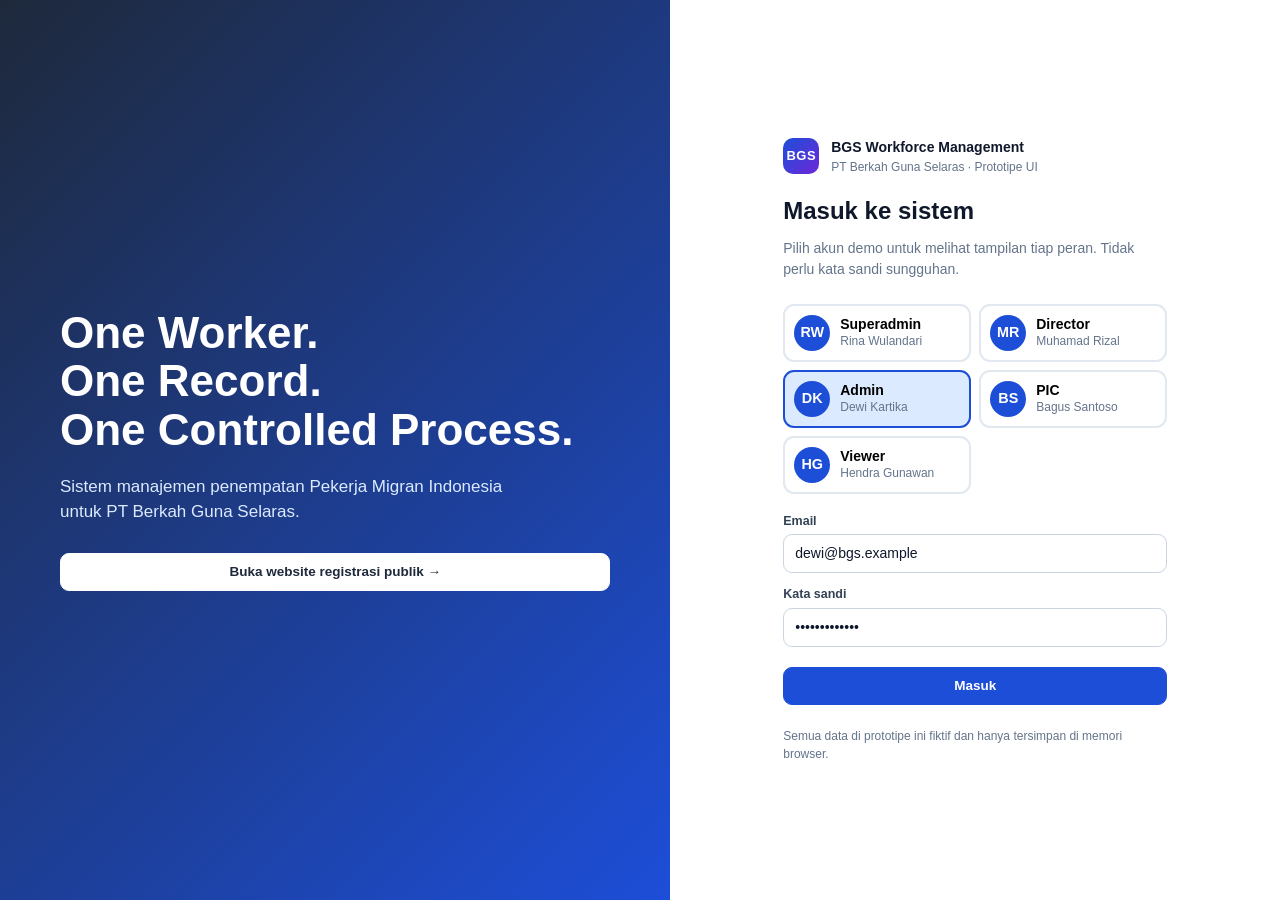
<file: prototype/index.html>
<!doctype html>
<html lang="id">
<head>
  <meta charset="utf-8">
  <meta name="viewport" content="width=device-width, initial-scale=1">
  <title>BGS Workforce Management · Prototipe UI</title>
  <link rel="stylesheet" href="assets/app.css">
</head>
<body>
  <div id="app"></div>
  <script src="assets/data.js"></script>
  <script src="assets/core.js"></script>
  <script src="assets/nav.js"></script>
  <!-- page modules: each registers its routes via BGS.router.add(); a missing file never breaks the app -->
  <script src="assets/pages/dashboard.js"></script>
  <script src="assets/pages/workers.js"></script>
  <script src="assets/pages/recruitment.js"></script>
  <script src="assets/pages/placement.js"></script>
  <script src="assets/pages/domain.js"></script>
  <script src="assets/pages/processing.js"></script>
  <script src="assets/pages/operations.js"></script>
  <script src="assets/pages/workflow.js"></script>
  <script src="assets/pages/admin.js"></script>
  <script>BGS.boot();</script>
</body>
</html>
</file>
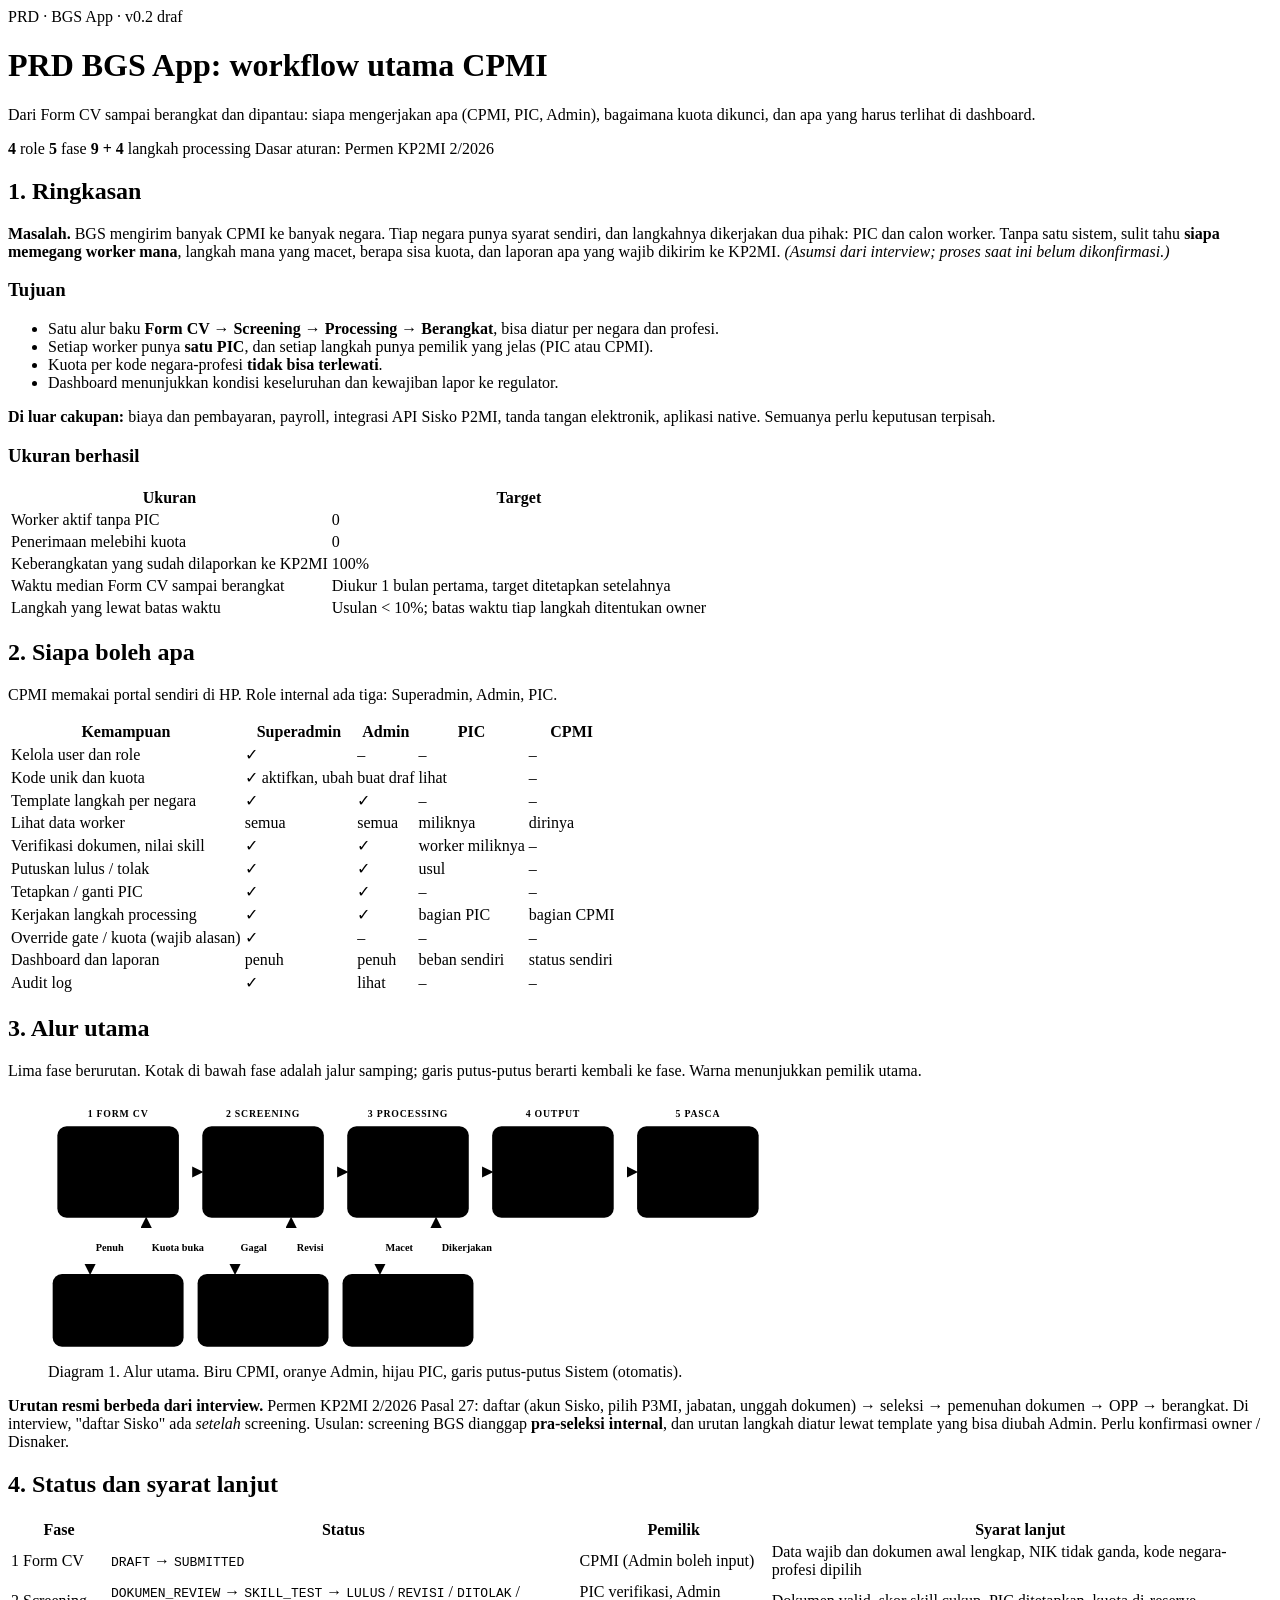
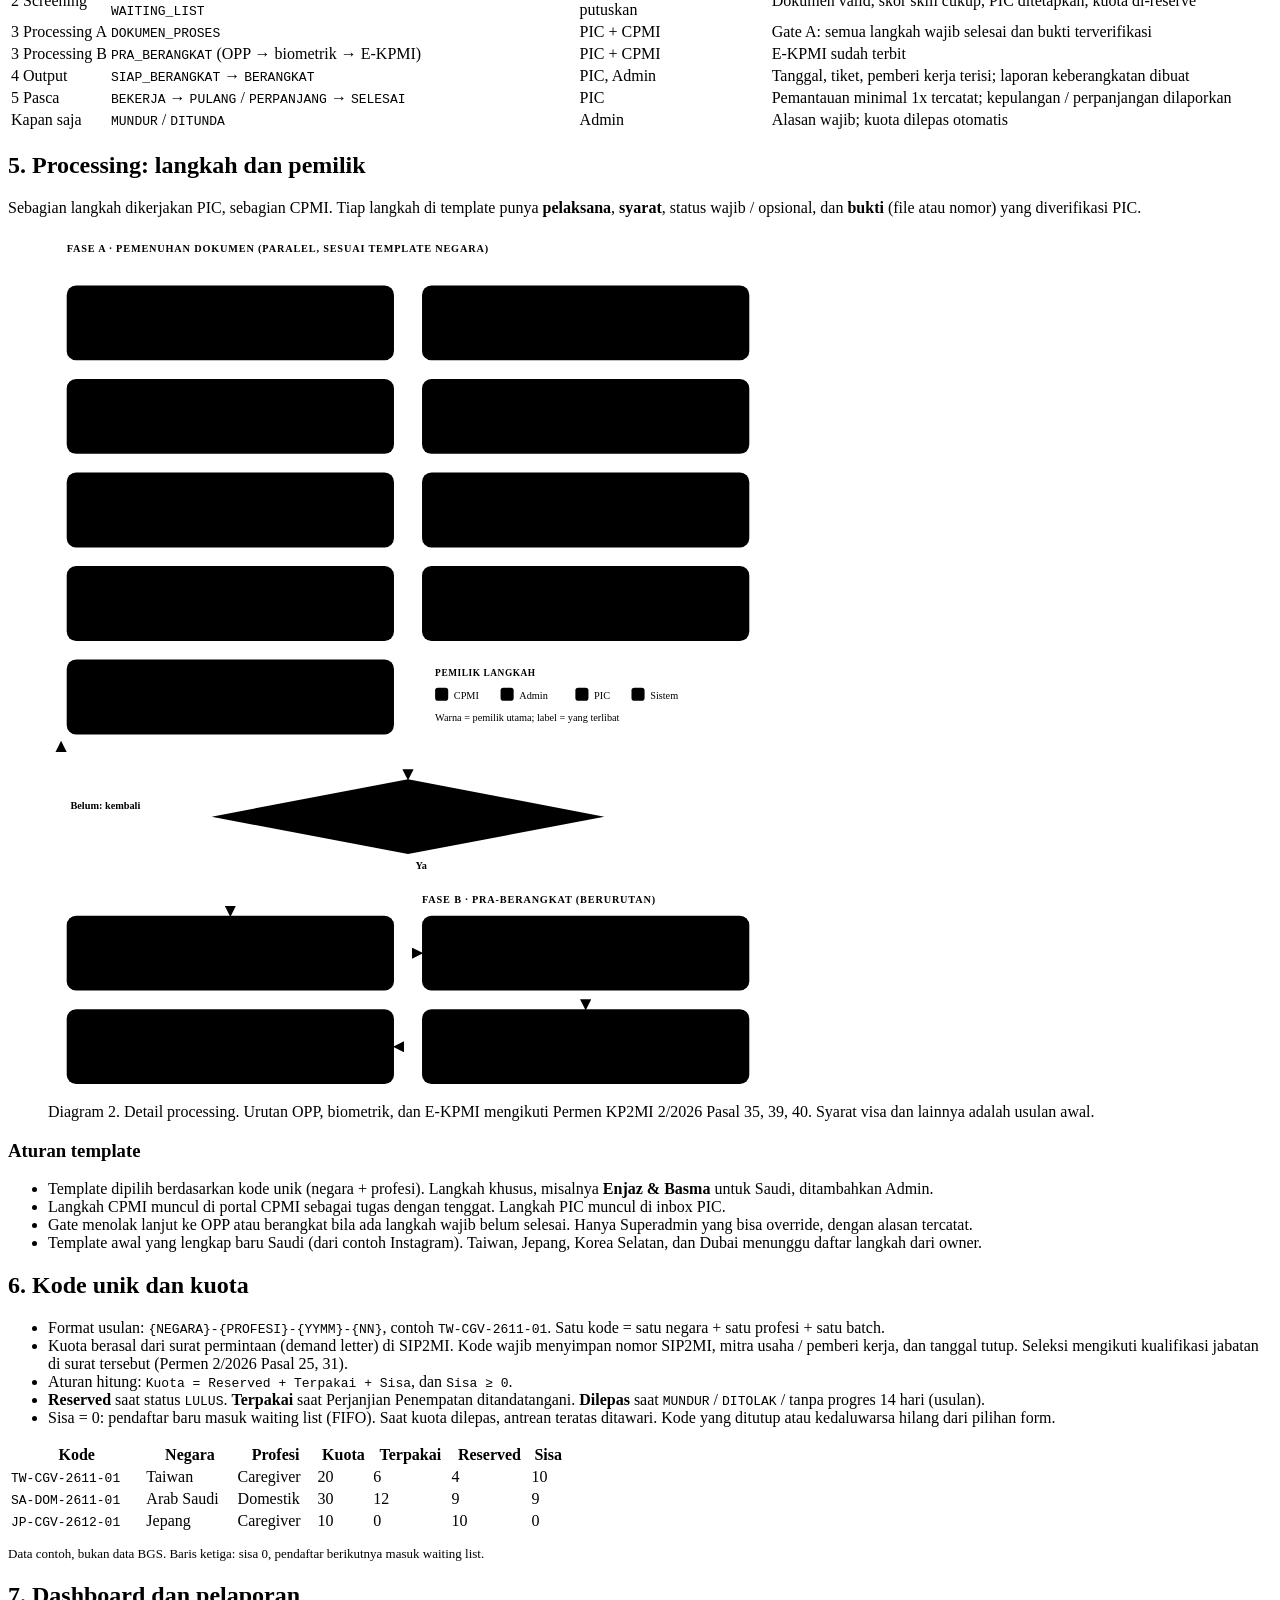
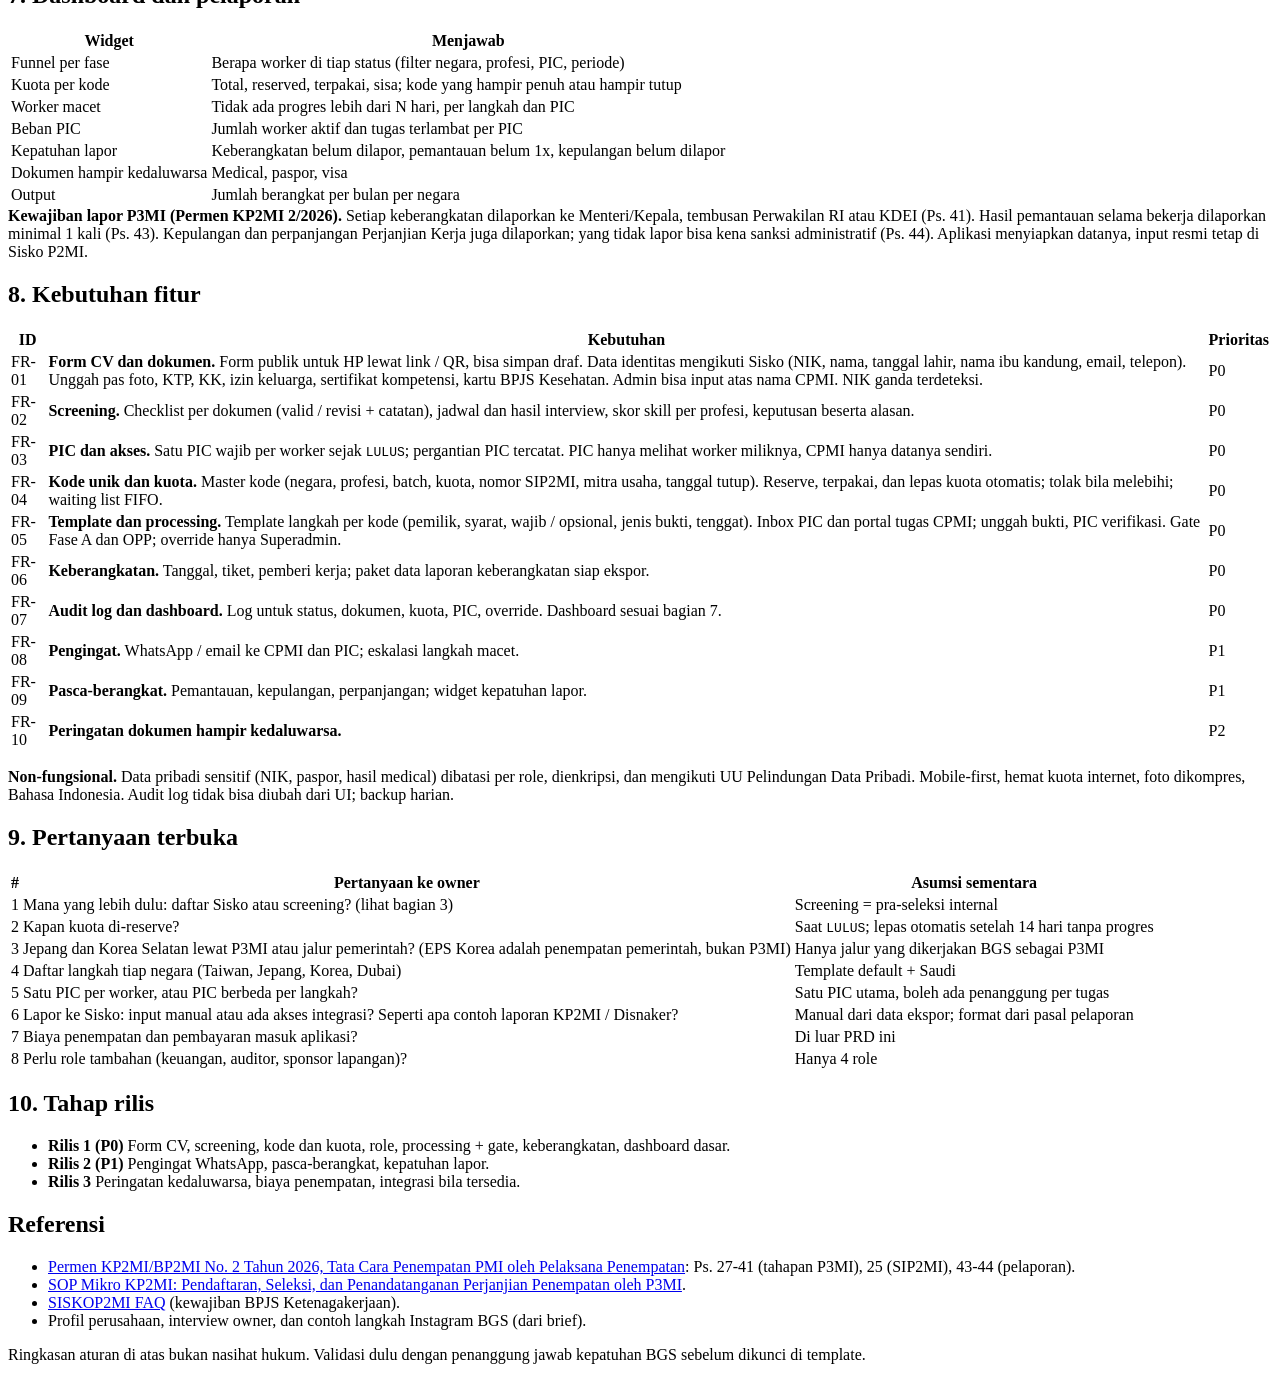
<file: docs/prd-workflow-utama.html>
<!doctype html>
<html lang="id">
<head>
<meta charset="utf-8">
<meta name="viewport" content="width=device-width, initial-scale=1">
<meta name="ghostex-page" content="v2">
<title>PRD BGS App: workflow utama CPMI</title>
<style>
  .fc { display:block; }
  .fc text { font-family: var(--font-sans); }
  .fc .n { fill: var(--gx-surface); stroke-width: 1.6; }
  .fc .dm { stroke: var(--gx-warn); }
  .fc .t { font-size: 13px; font-weight: 600; fill: var(--gx-fg); }
  .fc .mid { text-anchor: middle; }
  .fc .s { font-size: 11px; fill: var(--gx-muted); }
  .fc .dep { font-style: italic; font-size: 10.5px; }
  .fc .tag { font-size: 10px; font-weight: 700; letter-spacing: .06em; }
  .fc .ln { stroke: var(--gx-muted); stroke-width: 1.5; fill: none; }
  .fc .dash { stroke-dasharray: 5 4; }
  .fc .ah { fill: var(--gx-muted); }
  .fc .lbl { font-size: 11px; font-weight: 600; fill: var(--gx-muted); }
  .fc .rail { stroke: var(--gx-line-strong); stroke-width: 2; }
  .fc .bar { stroke: var(--gx-fg); stroke-width: 3; opacity: .55; }
  .fc .phase { font-size: 10.5px; font-weight: 700; letter-spacing: .08em; text-anchor: middle; fill: var(--gx-muted); }
  .fc .phase2 { font-size: 11px; font-weight: 700; letter-spacing: .08em; fill: var(--gx-muted); }
  .fc .bd { fill: var(--gx-raised); stroke: var(--gx-line-strong); stroke-width: 1; }
  .fc .bdt { font-size: 10px; font-weight: 700; fill: var(--gx-fg); text-anchor: middle; }
  .fc .legend { fill: none; stroke: var(--gx-line-strong); stroke-dasharray: 3 3; }
  .fc .sw { fill: var(--gx-surface); stroke-width: 2; }
  .fc .o-cpmi { stroke: var(--chart-1); } .fc .tg-cpmi { fill: var(--chart-1); }
  .fc .o-admin { stroke: var(--chart-2); } .fc .tg-admin { fill: var(--chart-2); }
  .fc .o-pic { stroke: var(--chart-3); } .fc .tg-pic { fill: var(--chart-3); }
  .fc .o-sys { stroke: var(--chart-4); stroke-dasharray: 4 3; } .fc .tg-sys { fill: var(--chart-4); }
  .fc .o-sys.sw { stroke-dasharray: none; }
  gx-wide, .gx-figure { min-width: 0; max-width: 100%; }
  td code, th code { white-space: nowrap; }
  .nw { white-space: nowrap; }
  .tbl { overflow-x: auto; }
  .tbl table { min-width: 560px; }
</style>
</head>
<body>
<gx-page>
  <header>
    <span class="gx-eyebrow">PRD · BGS App · v0.2 draf</span>
    <h1>PRD BGS App: workflow utama CPMI</h1>
    <p class="gx-lede">Dari Form CV sampai berangkat dan dipantau: siapa mengerjakan apa (CPMI, PIC, Admin), bagaimana kuota dikunci, dan apa yang harus terlihat di dashboard.</p>
    <div class="gx-chips">
      <span class="gx-chip"><b>4</b> role</span>
      <span class="gx-chip"><b>5</b> fase</span>
      <span class="gx-chip"><b>9 + 4</b> langkah processing</span>
      <span class="gx-chip">Dasar aturan: Permen KP2MI 2/2026</span>
    </div>
  </header>

  <h2>1. Ringkasan</h2>
  <div class="gx-callout">
    <b>Masalah.</b> BGS mengirim banyak CPMI ke banyak negara. Tiap negara punya syarat sendiri, dan langkahnya dikerjakan dua pihak: PIC dan calon worker. Tanpa satu sistem, sulit tahu <b>siapa memegang worker mana</b>, langkah mana yang macet, berapa sisa kuota, dan laporan apa yang wajib dikirim ke KP2MI. <i>(Asumsi dari interview; proses saat ini belum dikonfirmasi.)</i>
  </div>

  <h3>Tujuan</h3>
  <ul>
    <li>Satu alur baku <b>Form CV → Screening → Processing → Berangkat</b>, bisa diatur per negara dan profesi.</li>
    <li>Setiap worker punya <b>satu PIC</b>, dan setiap langkah punya pemilik yang jelas (PIC atau CPMI).</li>
    <li>Kuota per kode negara-profesi <b>tidak bisa terlewati</b>.</li>
    <li>Dashboard menunjukkan kondisi keseluruhan dan kewajiban lapor ke regulator.</li>
  </ul>
  <p><b>Di luar cakupan:</b> biaya dan pembayaran, payroll, integrasi API Sisko P2MI, tanda tangan elektronik, aplikasi native. Semuanya perlu keputusan terpisah.</p>

  <h3>Ukuran berhasil</h3>
  <div class="tbl"><table><thead><tr><th>Ukuran</th><th>Target</th></tr></thead><tbody><tr><td>Worker aktif tanpa PIC</td><td>0</td></tr><tr><td>Penerimaan melebihi kuota</td><td>0</td></tr><tr><td>Keberangkatan yang sudah dilaporkan ke KP2MI</td><td>100%</td></tr><tr><td>Waktu median Form CV sampai berangkat</td><td>Diukur 1 bulan pertama, target ditetapkan setelahnya</td></tr><tr><td>Langkah yang lewat batas waktu</td><td>Usulan &lt; 10%; batas waktu tiap langkah ditentukan owner</td></tr></tbody></table></div>

  <h2>2. Siapa boleh apa</h2>
  <p>CPMI memakai portal sendiri di HP. Role internal ada tiga: Superadmin, Admin, PIC.</p>
  <div class="tbl"><table><thead><tr><th>Kemampuan</th><th>Superadmin</th><th>Admin</th><th>PIC</th><th>CPMI</th></tr></thead><tbody><tr><td>Kelola user dan role</td><td>✓</td><td>–</td><td>–</td><td>–</td></tr><tr><td>Kode unik dan kuota</td><td>✓ aktifkan, ubah</td><td>buat draf</td><td>lihat</td><td>–</td></tr><tr><td>Template langkah per negara</td><td>✓</td><td>✓</td><td>–</td><td>–</td></tr><tr><td>Lihat data worker</td><td>semua</td><td>semua</td><td>miliknya</td><td>dirinya</td></tr><tr><td>Verifikasi dokumen, nilai skill</td><td>✓</td><td>✓</td><td>worker miliknya</td><td>–</td></tr><tr><td>Putuskan lulus / tolak</td><td>✓</td><td>✓</td><td>usul</td><td>–</td></tr><tr><td>Tetapkan / ganti PIC</td><td>✓</td><td>✓</td><td>–</td><td>–</td></tr><tr><td>Kerjakan langkah processing</td><td>✓</td><td>✓</td><td>bagian PIC</td><td>bagian CPMI</td></tr><tr><td>Override gate / kuota (wajib alasan)</td><td>✓</td><td>–</td><td>–</td><td>–</td></tr><tr><td>Dashboard dan laporan</td><td>penuh</td><td>penuh</td><td>beban sendiri</td><td>status sendiri</td></tr><tr><td>Audit log</td><td>✓</td><td>lihat</td><td>–</td><td>–</td></tr></tbody></table></div>

  <h2>3. Alur utama</h2>
  <p>Lima fase berurutan. Kotak di bawah fase adalah jalur samping; garis putus-putus berarti kembali ke fase. Warna menunjukkan pemilik utama.</p>
  <figure class="gx-figure">
    <div style="overflow-x:auto;max-width:100%"><svg class="fc" viewBox="0 0 770 285" width="720" height="267" role="img" aria-label="Alur utama CPMI dari form CV sampai pasca-berangkat"><defs><marker id="ah1" viewBox="0 0 10 10" refX="9" refY="5" markerWidth="8" markerHeight="8" orient="auto-start-reverse"><path class="ah" d="M0,0 L10,5 L0,10 z"/></marker></defs><text class="phase" x="75" y="22">1 FORM CV</text><g><rect class="n o-cpmi" x="10" y="32" width="130" height="98" rx="10"/><text class="tag tg-cpmi" x="20" y="50">CPMI</text><text class="t" x="20" y="70">Isi Form CV</text><text class="s" x="20" y="90">negara, profesi,</text><text class="s" x="20" y="105">dokumen awal</text></g><text class="phase" x="230" y="22">2 SCREENING</text><g><rect class="n o-pic" x="165" y="32" width="130" height="98" rx="10"/><text class="tag tg-pic" x="175" y="50">PIC · ADMIN</text><text class="t" x="175" y="70">Screening</text><text class="s" x="175" y="90">cek dokumen,</text><text class="s" x="175" y="105">tes skill</text></g><text class="phase" x="385" y="22">3 PROCESSING</text><g><rect class="n o-pic" x="320" y="32" width="130" height="98" rx="10"/><text class="tag tg-pic" x="330" y="50">PIC · CPMI</text><text class="t" x="330" y="70">Processing</text><text class="s" x="330" y="90">A: dokumen</text><text class="s" x="330" y="105">B: OPP, E-KPMI</text></g><text class="phase" x="540" y="22">4 OUTPUT</text><g><rect class="n o-admin" x="475" y="32" width="130" height="98" rx="10"/><text class="tag tg-admin" x="485" y="50">ADMIN · PIC</text><text class="t" x="485" y="70">Berangkat</text><text class="s" x="485" y="90">tiket, jadwal,</text><text class="s" x="485" y="105">lapor ke KP2MI</text></g><text class="phase" x="695" y="22">5 PASCA</text><g><rect class="n o-pic" x="630" y="32" width="130" height="98" rx="10"/><text class="tag tg-pic" x="640" y="50">PIC</text><text class="t" x="640" y="70">Pasca-berangkat</text><text class="s" x="640" y="90">pantau, lalu</text><text class="s" x="640" y="105">pulang / perpanjang</text></g><path class="ln" d="M140,81 L165,81" marker-end="url(#ah1)"/><path class="ln" d="M295,81 L320,81" marker-end="url(#ah1)"/><path class="ln" d="M450,81 L475,81" marker-end="url(#ah1)"/><path class="ln" d="M605,81 L630,81" marker-end="url(#ah1)"/><g><rect class="n o-sys" x="5" y="190" width="140" height="78" rx="10"/><text class="tag tg-sys" x="15" y="206">SISTEM</text><text class="t" x="15" y="224">Waiting list</text><text class="s" x="15" y="241">kuota penuh,</text><text class="s" x="15" y="256">antre (FIFO)</text></g><path class="ln" d="M45,130 L45,190" marker-end="url(#ah1)"/><text class="lbl" x="51" y="165">Penuh</text><path class="ln dash" d="M105,190 L105,130" marker-end="url(#ah1)"/><text class="lbl" x="111" y="165">Kuota buka</text><g><rect class="n o-pic" x="160" y="190" width="140" height="78" rx="10"/><text class="tag tg-pic" x="170" y="206">PIC · ADMIN</text><text class="t" x="170" y="224">Revisi / Tolak</text><text class="s" x="170" y="241">kurang dokumen: revisi</text><text class="s" x="170" y="256">gagal: Talent Pool</text></g><path class="ln" d="M200,130 L200,190" marker-end="url(#ah1)"/><text class="lbl" x="206" y="165">Gagal</text><path class="ln dash" d="M260,190 L260,130" marker-end="url(#ah1)"/><text class="lbl" x="266" y="165">Revisi</text><g><rect class="n o-sys" x="315" y="190" width="140" height="78" rx="10"/><text class="tag tg-sys" x="325" y="206">SISTEM</text><text class="t" x="325" y="224">Pengingat</text><text class="s" x="325" y="241">eskalasi ke PIC bila</text><text class="s" x="325" y="256">langkah wajib macet</text></g><path class="ln" d="M355,130 L355,190" marker-end="url(#ah1)"/><text class="lbl" x="361" y="165">Macet</text><path class="ln dash" d="M415,190 L415,130" marker-end="url(#ah1)"/><text class="lbl" x="421" y="165">Dikerjakan</text></svg></div>
    <figcaption>Diagram 1. Alur utama. Biru CPMI, oranye Admin, hijau PIC, garis putus-putus Sistem (otomatis).</figcaption>
  </figure>
  <div class="gx-callout" data-tone="warn">
    <b>Urutan resmi berbeda dari interview.</b> Permen KP2MI 2/2026 Pasal 27: daftar (akun Sisko, pilih P3MI, jabatan, unggah dokumen) → seleksi → pemenuhan dokumen → OPP → berangkat. Di interview, "daftar Sisko" ada <i>setelah</i> screening. Usulan: screening BGS dianggap <b>pra-seleksi internal</b>, dan urutan langkah diatur lewat template yang bisa diubah Admin. Perlu konfirmasi owner / Disnaker.
  </div>

  <h2>4. Status dan syarat lanjut</h2>
  <div class="tbl"><table><thead><tr><th>Fase</th><th>Status</th><th>Pemilik</th><th>Syarat lanjut</th></tr></thead><tbody><tr><td class="nw">1 Form CV</td><td><code>DRAFT</code> → <code>SUBMITTED</code></td><td>CPMI (Admin boleh input)</td><td>Data wajib dan dokumen awal lengkap, NIK tidak ganda, kode negara-profesi dipilih</td></tr><tr><td class="nw">2 Screening</td><td><code>DOKUMEN_REVIEW</code> → <code>SKILL_TEST</code> → <code>LULUS</code> / <code>REVISI</code> / <code>DITOLAK</code> / <code>WAITING_LIST</code></td><td>PIC verifikasi, Admin putuskan</td><td>Dokumen valid, skor skill cukup, PIC ditetapkan, kuota di-reserve</td></tr><tr><td class="nw">3 Processing A</td><td><code>DOKUMEN_PROSES</code></td><td>PIC + CPMI</td><td>Gate A: semua langkah wajib selesai dan bukti terverifikasi</td></tr><tr><td class="nw">3 Processing B</td><td><code>PRA_BERANGKAT</code> (OPP → biometrik → E-KPMI)</td><td>PIC + CPMI</td><td>E-KPMI sudah terbit</td></tr><tr><td class="nw">4 Output</td><td><code>SIAP_BERANGKAT</code> → <code>BERANGKAT</code></td><td>PIC, Admin</td><td>Tanggal, tiket, pemberi kerja terisi; laporan keberangkatan dibuat</td></tr><tr><td class="nw">5 Pasca</td><td><code>BEKERJA</code> → <code>PULANG</code> / <code>PERPANJANG</code> → <code>SELESAI</code></td><td>PIC</td><td>Pemantauan minimal 1x tercatat; kepulangan / perpanjangan dilaporkan</td></tr><tr><td class="nw">Kapan saja</td><td><code>MUNDUR</code> / <code>DITUNDA</code></td><td>Admin</td><td>Alasan wajib; kuota dilepas otomatis</td></tr></tbody></table></div>
</gx-page>

<gx-page>
  <h2>5. Processing: langkah dan pemilik</h2>
  <p>Sebagian langkah dikerjakan PIC, sebagian CPMI. Tiap langkah di template punya <b>pelaksana</b>, <b>syarat</b>, status wajib / opsional, dan <b>bukti</b> (file atau nomor) yang diverifikasi PIC.</p>
  <figure class="gx-figure">
    <div style="overflow-x:auto;max-width:100%"><svg class="fc" viewBox="0 0 770 930" width="720" height="870" role="img" aria-label="Flowchart detail tahap processing"><defs><marker id="ah2" viewBox="0 0 10 10" refX="9" refY="5" markerWidth="8" markerHeight="8" orient="auto-start-reverse"><path class="ah" d="M0,0 L10,5 L0,10 z"/></marker></defs><text class="phase2" x="20" y="20">FASE A · PEMENUHAN DOKUMEN (PARALEL, SESUAI TEMPLATE NEGARA)</text><line class="bar" x1="10" y1="36" x2="760" y2="36"/><g><rect class="n o-admin" x="20" y="56" width="350" height="80" rx="10"/><circle class="bd" cx="42" cy="80" r="12"/><text class="bdt" x="42" y="84">1</text><text class="tag tg-admin" x="64" y="72">ADMIN · CPMI</text><text class="t" x="64" y="90">Perjanjian Penempatan</text><text class="s" x="64" y="108">Admin siapkan di Sisko; Direktur &amp; CPMI TTD</text><text class="s dep" x="64" y="124">Syarat: lulus screening, kuota ter-reserve</text></g><g><rect class="n o-cpmi" x="400" y="56" width="350" height="80" rx="10"/><circle class="bd" cx="422" cy="80" r="12"/><text class="bdt" x="422" y="84">2</text><text class="tag tg-cpmi" x="444" y="72">CPMI · PIC</text><text class="t" x="444" y="90">Daftar akun Sisko P2MI</text><text class="s" x="444" y="108">CPMI buat akun &amp; unggah dokumen; PIC bantu</text><text class="s dep" x="444" y="124">Syarat: dokumen screening valid</text></g><g><rect class="n o-cpmi" x="20" y="156" width="350" height="80" rx="10"/><circle class="bd" cx="42" cy="180" r="12"/><text class="bdt" x="42" y="184">3</text><text class="tag tg-cpmi" x="64" y="172">CPMI · PIC</text><text class="t" x="64" y="190">Medical check-up + psikologi</text><text class="s" x="64" y="208">CPMI hadir di klinik; PIC jadwalkan &amp; unggah</text><text class="s dep" x="64" y="224">Syarat: jadwal klinik; hasil = surat keterangan</text></g><g><rect class="n o-cpmi" x="400" y="156" width="350" height="80" rx="10"/><circle class="bd" cx="422" cy="180" r="12"/><text class="bdt" x="422" y="184">4</text><text class="tag tg-cpmi" x="444" y="172">CPMI · PIC</text><text class="t" x="444" y="190">Paspor RI</text><text class="s" x="444" y="208">CPMI urus ke imigrasi; PIC mendampingi</text><text class="s dep" x="444" y="224">Syarat: KTP, KK valid</text></g><g><rect class="n o-pic" x="20" y="256" width="350" height="80" rx="10"/><circle class="bd" cx="42" cy="280" r="12"/><text class="bdt" x="42" y="284">5</text><text class="tag tg-pic" x="64" y="272">PIC</text><text class="t" x="64" y="290">BPJS Ketenagakerjaan</text><text class="s" x="64" y="308">PIC daftarkan &amp; bayar iuran</text><text class="s dep" x="64" y="324">Syarat: setelah (1) TTD Perjanjian Penempatan</text></g><g><rect class="n o-pic" x="400" y="256" width="350" height="80" rx="10"/><circle class="bd" cx="422" cy="280" r="12"/><text class="bdt" x="422" y="284">6</text><text class="tag tg-pic" x="444" y="272">PIC</text><text class="t" x="444" y="290">Apostil / legalisir dokumen</text><text class="s" x="444" y="308">PIC kirim ke instansi, lacak resi</text><text class="s dep" x="444" y="324">Syarat: jika diminta negara tujuan</text></g><g><rect class="n o-cpmi" x="20" y="356" width="350" height="80" rx="10"/><circle class="bd" cx="42" cy="380" r="12"/><text class="bdt" x="42" y="384">7</text><text class="tag tg-cpmi" x="64" y="372">CPMI · PIC</text><text class="t" x="64" y="390">Prometrik / uji kompetensi</text><text class="s" x="64" y="408">PIC jadwalkan; CPMI ikut ujian</text><text class="s dep" x="64" y="424">Syarat: jika diminta negara &amp; profesi</text></g><g><rect class="n o-pic" x="400" y="356" width="350" height="80" rx="10"/><circle class="bd" cx="422" cy="380" r="12"/><text class="bdt" x="422" y="384">8</text><text class="tag tg-pic" x="444" y="372">PIC</text><text class="t" x="444" y="390">Persiapan Visa kerja</text><text class="s" x="444" y="408">PIC proses; Saudi lewat Enjaz &amp; Basma</text><text class="s dep" x="444" y="424">Syarat: (3) medical dan (4) paspor selesai</text></g><g><rect class="n o-pic" x="20" y="456" width="350" height="80" rx="10"/><circle class="bd" cx="42" cy="480" r="12"/><text class="bdt" x="42" y="484">9</text><text class="tag tg-pic" x="64" y="472">PIC · CPMI</text><text class="t" x="64" y="490">Perjanjian Kerja</text><text class="s" x="64" y="508">Pemberi kerja &amp; CPMI TTD; PIC fasilitasi</text><text class="s dep" x="64" y="524">Syarat: demand letter / job order aktif</text></g><g><rect class="legend" x="400" y="456" width="350" height="80" rx="10"/><text class="tag" x="414" y="474" fill="var(--gx-muted)">PEMILIK LANGKAH</text><rect class="o-cpmi sw" x="414" y="486" width="14" height="14" rx="3"/><text class="s" x="434" y="498">CPMI</text><rect class="o-admin sw" x="484" y="486" width="14" height="14" rx="3"/><text class="s" x="504" y="498">Admin</text><rect class="o-pic sw" x="564" y="486" width="14" height="14" rx="3"/><text class="s" x="584" y="498">PIC</text><rect class="o-sys sw" x="624" y="486" width="14" height="14" rx="3"/><text class="s" x="644" y="498">Sistem</text><text class="s" x="414" y="522">Warna = pemilik utama; label = yang terlibat</text></g><line class="rail" x1="10" y1="36" x2="10" y2="554"/><line class="rail" x1="760" y1="36" x2="760" y2="554"/><line class="bar" x1="10" y1="554" x2="760" y2="554"/><path class="ln" d="M385,554 L385,584" marker-end="url(#ah2)"/><g><polygon class="n dm" points="385,584 595,624 385,664 175,624"/><text class="t mid" x="385" y="621">GATE A: semua langkah</text><text class="t mid" x="385" y="638">wajib 1-9 selesai?</text></g><text class="lbl" x="393" y="680">Ya</text><path class="ln dash" d="M175,624 L14,624 L14,544" marker-end="url(#ah2)"/><text class="lbl" x="24" y="616">Belum: kembali</text><text class="phase2" x="400" y="716">FASE B · PRA-BERANGKAT (BERURUTAN)</text><g><rect class="n o-pic" x="20" y="730" width="350" height="80" rx="10"/><circle class="bd" cx="42" cy="754" r="12"/><text class="bdt" x="42" y="758">B1</text><text class="tag tg-pic" x="64" y="746">PIC · CPMI</text><text class="t" x="64" y="764">OPP (Orientasi Pra Pemberangkatan)</text><text class="s" x="64" y="782">PIC daftarkan via Sisko; CPMI hadir sesuai jadwal</text><text class="s dep" x="64" y="798">Syarat: paspor + visa + PK; BPJS selama/purna</text></g><g><rect class="n o-cpmi" x="400" y="730" width="350" height="80" rx="10"/><circle class="bd" cx="422" cy="754" r="12"/><text class="bdt" x="422" y="758">B2</text><text class="tag tg-cpmi" x="444" y="746">CPMI · PIC</text><text class="t" x="444" y="764">Pencocokan biometrik</text><text class="s" x="444" y="782">CPMI hadir langsung; dicatat di Sisko</text><text class="s dep" x="444" y="798">Syarat: OPP selesai</text></g><g><rect class="n o-pic" x="400" y="830" width="350" height="80" rx="10"/><circle class="bd" cx="422" cy="854" r="12"/><text class="bdt" x="422" y="858">B3</text><text class="tag tg-pic" x="444" y="846">PIC</text><text class="t" x="444" y="864">E-KPMI terbit</text><text class="s" x="444" y="882">PIC cek &amp; simpan E-KPMI (tanpa biaya)</text><text class="s dep" x="444" y="898">Syarat: biometrik tercatat</text></g><g><rect class="n o-pic" x="20" y="830" width="350" height="80" rx="10"/><circle class="bd" cx="42" cy="854" r="12"/><text class="bdt" x="42" y="858">B4</text><text class="tag tg-pic" x="64" y="846">PIC · CPMI</text><text class="t" x="64" y="864">Tiket, jadwal, keberangkatan</text><text class="s" x="64" y="882">PIC informasikan jadwal; CPMI berangkat</text><text class="s dep" x="64" y="898">Syarat: E-KPMI sudah ada</text></g><path class="ln" d="M370,770 L400,770" marker-end="url(#ah2)"/><path class="ln" d="M575,810 L575,830" marker-end="url(#ah2)"/><path class="ln" d="M400,870 L370,870" marker-end="url(#ah2)"/><path class="ln" d="M385,664 L385,688 L195,688 L195,730" marker-end="url(#ah2)"/></svg></div>
    <figcaption>Diagram 2. Detail processing. Urutan OPP, biometrik, dan E-KPMI mengikuti Permen KP2MI 2/2026 Pasal 35, 39, 40. Syarat visa dan lainnya adalah usulan awal.</figcaption>
  </figure>
  <h3>Aturan template</h3>
  <ul>
    <li>Template dipilih berdasarkan kode unik (negara + profesi). Langkah khusus, misalnya <b>Enjaz &amp; Basma</b> untuk Saudi, ditambahkan Admin.</li>
    <li>Langkah CPMI muncul di portal CPMI sebagai tugas dengan tenggat. Langkah PIC muncul di inbox PIC.</li>
    <li>Gate menolak lanjut ke OPP atau berangkat bila ada langkah wajib belum selesai. Hanya Superadmin yang bisa override, dengan alasan tercatat.</li>
    <li>Template awal yang lengkap baru Saudi (dari contoh Instagram). Taiwan, Jepang, Korea Selatan, dan Dubai menunggu daftar langkah dari owner.</li>
  </ul>

  <h2>6. Kode unik dan kuota</h2>
  <ul>
    <li>Format usulan: <code>{NEGARA}-{PROFESI}-{YYMM}-{NN}</code>, contoh <code>TW-CGV-2611-01</code>. Satu kode = satu negara + satu profesi + satu batch.</li>
    <li>Kuota berasal dari surat permintaan (demand letter) di SIP2MI. Kode wajib menyimpan nomor SIP2MI, mitra usaha / pemberi kerja, dan tanggal tutup. Seleksi mengikuti kualifikasi jabatan di surat tersebut (Permen 2/2026 Pasal 25, 31).</li>
    <li>Aturan hitung: <code>Kuota = Reserved + Terpakai + Sisa</code>, dan <code>Sisa ≥ 0</code>.</li>
    <li><b>Reserved</b> saat status <code>LULUS</code>. <b>Terpakai</b> saat Perjanjian Penempatan ditandatangani. <b>Dilepas</b> saat <code>MUNDUR</code> / <code>DITOLAK</code> / tanpa progres 14 hari (usulan).</li>
    <li>Sisa = 0: pendaftar baru masuk waiting list (FIFO). Saat kuota dilepas, antrean teratas ditawari. Kode yang ditutup atau kedaluwarsa hilang dari pilihan form.</li>
  </ul>
  <div class="tbl"><table><thead><tr><th>Kode</th><th>Negara</th><th>Profesi</th><th>Kuota</th><th>Terpakai</th><th>Reserved</th><th>Sisa</th></tr></thead><tbody><tr><td><code>TW-CGV-2611-01</code></td><td>Taiwan</td><td>Caregiver</td><td>20</td><td>6</td><td>4</td><td>10</td></tr><tr><td><code>SA-DOM-2611-01</code></td><td>Arab Saudi</td><td>Domestik</td><td>30</td><td>12</td><td>9</td><td>9</td></tr><tr><td><code>JP-CGV-2612-01</code></td><td>Jepang</td><td>Caregiver</td><td>10</td><td>0</td><td>10</td><td>0</td></tr></tbody></table></div>
  <p class="gx-lede" style="font-size:13px">Data contoh, bukan data BGS. Baris ketiga: sisa 0, pendaftar berikutnya masuk waiting list.</p>

  <h2>7. Dashboard dan pelaporan</h2>
  <div class="tbl"><table><thead><tr><th>Widget</th><th>Menjawab</th></tr></thead><tbody><tr><td>Funnel per fase</td><td>Berapa worker di tiap status (filter negara, profesi, PIC, periode)</td></tr><tr><td>Kuota per kode</td><td>Total, reserved, terpakai, sisa; kode yang hampir penuh atau hampir tutup</td></tr><tr><td>Worker macet</td><td>Tidak ada progres lebih dari N hari, per langkah dan PIC</td></tr><tr><td>Beban PIC</td><td>Jumlah worker aktif dan tugas terlambat per PIC</td></tr><tr><td>Kepatuhan lapor</td><td>Keberangkatan belum dilapor, pemantauan belum 1x, kepulangan belum dilapor</td></tr><tr><td>Dokumen hampir kedaluwarsa</td><td>Medical, paspor, visa</td></tr><tr><td>Output</td><td>Jumlah berangkat per bulan per negara</td></tr></tbody></table></div>
  <div class="gx-callout">
    <b>Kewajiban lapor P3MI (Permen KP2MI 2/2026).</b> Setiap keberangkatan dilaporkan ke Menteri/Kepala, tembusan Perwakilan RI atau KDEI (Ps. 41). Hasil pemantauan selama bekerja dilaporkan minimal 1 kali (Ps. 43). Kepulangan dan perpanjangan Perjanjian Kerja juga dilaporkan; yang tidak lapor bisa kena sanksi administratif (Ps. 44). Aplikasi menyiapkan datanya, input resmi tetap di Sisko P2MI.
  </div>

  <h2>8. Kebutuhan fitur</h2>
  <div class="tbl"><table><thead><tr><th>ID</th><th>Kebutuhan</th><th>Prioritas</th></tr></thead><tbody><tr><td>FR-01</td><td><b>Form CV dan dokumen.</b> Form publik untuk HP lewat link / QR, bisa simpan draf. Data identitas mengikuti Sisko (NIK, nama, tanggal lahir, nama ibu kandung, email, telepon). Unggah pas foto, KTP, KK, izin keluarga, sertifikat kompetensi, kartu BPJS Kesehatan. Admin bisa input atas nama CPMI. NIK ganda terdeteksi.</td><td>P0</td></tr><tr><td>FR-02</td><td><b>Screening.</b> Checklist per dokumen (valid / revisi + catatan), jadwal dan hasil interview, skor skill per profesi, keputusan beserta alasan.</td><td>P0</td></tr><tr><td>FR-03</td><td><b>PIC dan akses.</b> Satu PIC wajib per worker sejak <code>LULUS</code>; pergantian PIC tercatat. PIC hanya melihat worker miliknya, CPMI hanya datanya sendiri.</td><td>P0</td></tr><tr><td>FR-04</td><td><b>Kode unik dan kuota.</b> Master kode (negara, profesi, batch, kuota, nomor SIP2MI, mitra usaha, tanggal tutup). Reserve, terpakai, dan lepas kuota otomatis; tolak bila melebihi; waiting list FIFO.</td><td>P0</td></tr><tr><td>FR-05</td><td><b>Template dan processing.</b> Template langkah per kode (pemilik, syarat, wajib / opsional, jenis bukti, tenggat). Inbox PIC dan portal tugas CPMI; unggah bukti, PIC verifikasi. Gate Fase A dan OPP; override hanya Superadmin.</td><td>P0</td></tr><tr><td>FR-06</td><td><b>Keberangkatan.</b> Tanggal, tiket, pemberi kerja; paket data laporan keberangkatan siap ekspor.</td><td>P0</td></tr><tr><td>FR-07</td><td><b>Audit log dan dashboard.</b> Log untuk status, dokumen, kuota, PIC, override. Dashboard sesuai bagian 7.</td><td>P0</td></tr><tr><td>FR-08</td><td><b>Pengingat.</b> WhatsApp / email ke CPMI dan PIC; eskalasi langkah macet.</td><td>P1</td></tr><tr><td>FR-09</td><td><b>Pasca-berangkat.</b> Pemantauan, kepulangan, perpanjangan; widget kepatuhan lapor.</td><td>P1</td></tr><tr><td>FR-10</td><td><b>Peringatan dokumen hampir kedaluwarsa.</b></td><td>P2</td></tr></tbody></table></div>
  <p><b>Non-fungsional.</b> Data pribadi sensitif (NIK, paspor, hasil medical) dibatasi per role, dienkripsi, dan mengikuti UU Pelindungan Data Pribadi. Mobile-first, hemat kuota internet, foto dikompres, Bahasa Indonesia. Audit log tidak bisa diubah dari UI; backup harian.</p>

  <h2>9. Pertanyaan terbuka</h2>
  <div class="tbl"><table><thead><tr><th>#</th><th>Pertanyaan ke owner</th><th>Asumsi sementara</th></tr></thead><tbody><tr><td>1</td><td>Mana yang lebih dulu: daftar Sisko atau screening? (lihat bagian 3)</td><td>Screening = pra-seleksi internal</td></tr><tr><td>2</td><td>Kapan kuota di-reserve?</td><td>Saat <code>LULUS</code>; lepas otomatis setelah 14 hari tanpa progres</td></tr><tr><td>3</td><td>Jepang dan Korea Selatan lewat P3MI atau jalur pemerintah? (EPS Korea adalah penempatan pemerintah, bukan P3MI)</td><td>Hanya jalur yang dikerjakan BGS sebagai P3MI</td></tr><tr><td>4</td><td>Daftar langkah tiap negara (Taiwan, Jepang, Korea, Dubai)</td><td>Template default + Saudi</td></tr><tr><td>5</td><td>Satu PIC per worker, atau PIC berbeda per langkah?</td><td>Satu PIC utama, boleh ada penanggung per tugas</td></tr><tr><td>6</td><td>Lapor ke Sisko: input manual atau ada akses integrasi? Seperti apa contoh laporan KP2MI / Disnaker?</td><td>Manual dari data ekspor; format dari pasal pelaporan</td></tr><tr><td>7</td><td>Biaya penempatan dan pembayaran masuk aplikasi?</td><td>Di luar PRD ini</td></tr><tr><td>8</td><td>Perlu role tambahan (keuangan, auditor, sponsor lapangan)?</td><td>Hanya 4 role</td></tr></tbody></table></div>

  <h2>10. Tahap rilis</h2>
  <ul>
    <li><b>Rilis 1 (P0)</b> Form CV, screening, kode dan kuota, role, processing + gate, keberangkatan, dashboard dasar.</li>
    <li><b>Rilis 2 (P1)</b> Pengingat WhatsApp, pasca-berangkat, kepatuhan lapor.</li>
    <li><b>Rilis 3</b> Peringatan kedaluwarsa, biaya penempatan, integrasi bila tersedia.</li>
  </ul>

  <h2>Referensi</h2>
  <ul>
    <li><a href="https://jdih.bp2mi.go.id/uploads/20260306/20260306210030_889000740_Salinan_Peraturan_Menteri_Nomor_2_Tahun_2026_tentang_Tata_Cara_Penempatan_oleh_Pelaksana_Penempatan_preview.pdf">Permen KP2MI/BP2MI No. 2 Tahun 2026, Tata Cara Penempatan PMI oleh Pelaksana Penempatan</a>: Ps. 27-41 (tahapan P3MI), 25 (SIP2MI), 43-44 (pelaporan).</li>
    <li><a href="https://sipena.bp2mi.go.id/assets/uploads/kp2mi/mikro/FIX_SOP_Mikro_-_Pendaftaran_Seleksi_dan_Penandatangan_Perjanjian_Penempatan.pdf">SOP Mikro KP2MI: Pendaftaran, Seleksi, dan Penandatanganan Perjanjian Penempatan oleh P3MI</a>.</li>
    <li><a href="https://siskop2mi.bp2mi.go.id/publik/faq">SISKOP2MI FAQ</a> (kewajiban BPJS Ketenagakerjaan).</li>
    <li>Profil perusahaan, interview owner, dan contoh langkah Instagram BGS (dari brief).</li>
  </ul>
  <p>Ringkasan aturan di atas bukan nasihat hukum. Validasi dulu dengan penanggung jawab kepatuhan BGS sebelum dikunci di template.</p>
</gx-page>
</body>
</html>
</file>
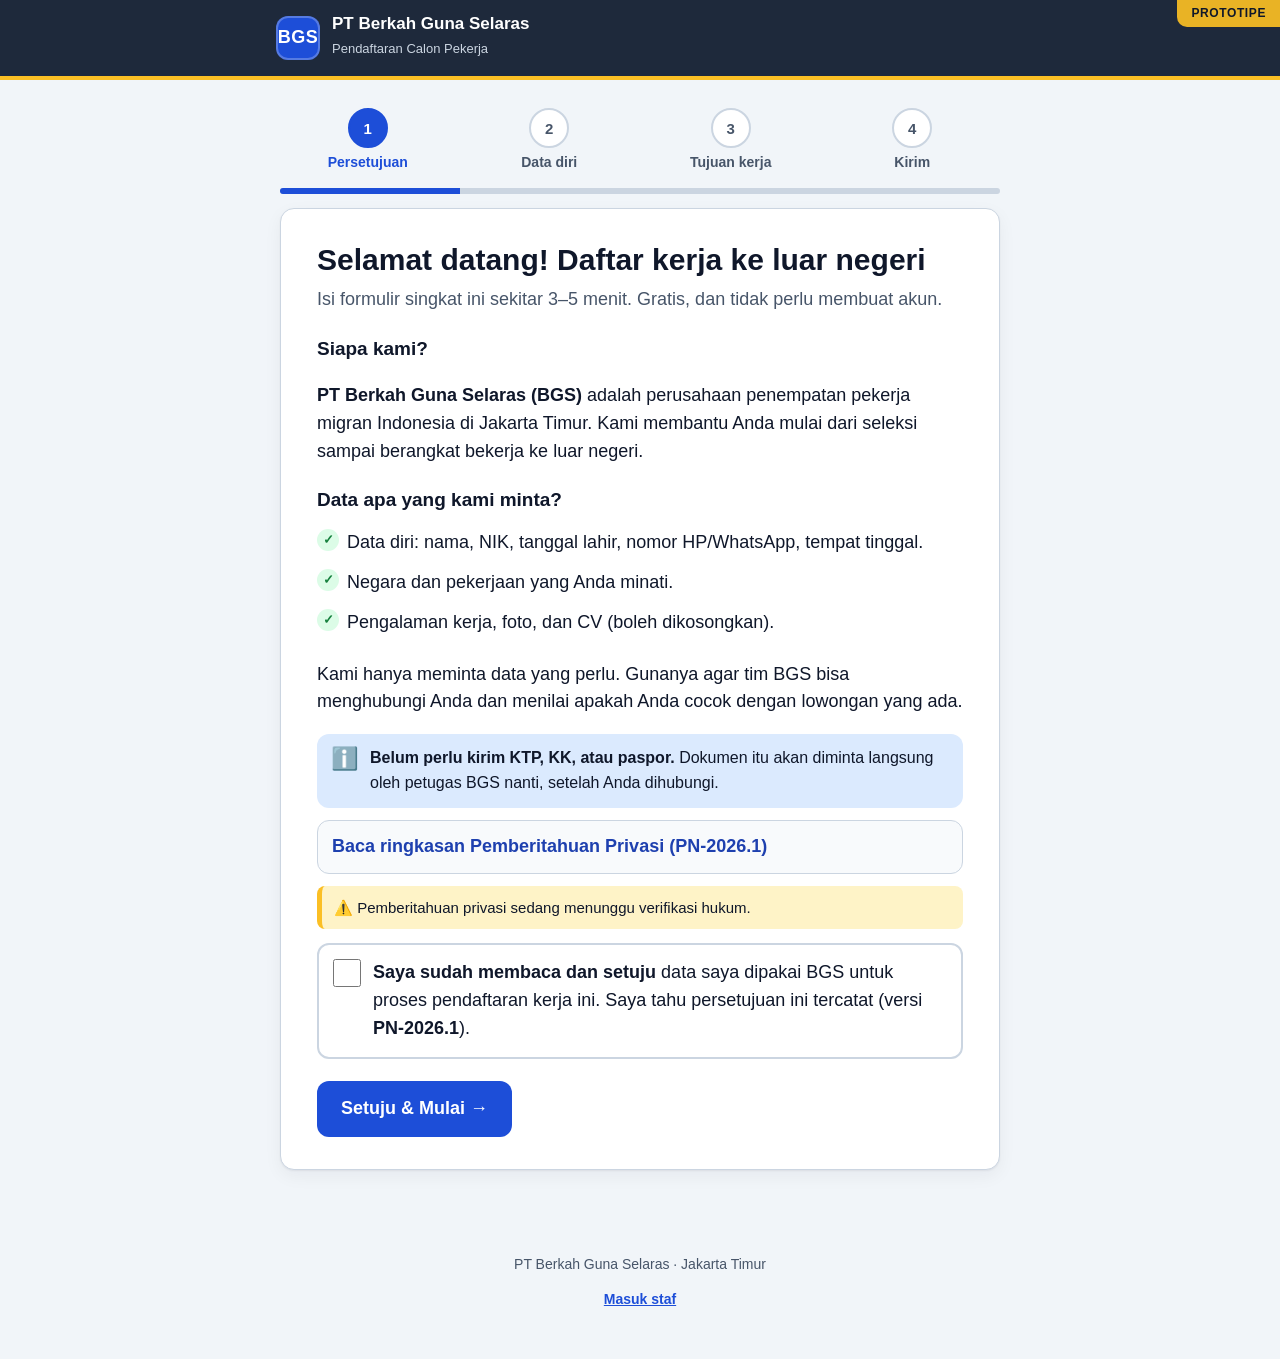
<file: prototype/register.html>
<!doctype html>
<html lang="id">
<head>
<meta charset="utf-8">
<meta name="viewport" content="width=device-width, initial-scale=1">
<title>Daftar Calon Pekerja — PT Berkah Guna Selaras</title>
<meta name="description" content="Formulir pendaftaran calon pekerja migran PT Berkah Guna Selaras. Gratis, tanpa akun.">
<link rel="stylesheet" href="assets/public.css">
</head>
<body>
<a class="skip" href="#app">Langsung ke formulir</a>
<div class="pb-ribbon" aria-hidden="true">Prototipe</div>
<header class="pb-head">
  <div class="pb-head-in">
    <div class="pb-logo" aria-hidden="true">BGS</div>
    <div><b>PT Berkah Guna Selaras</b><small>Pendaftaran Calon Pekerja</small></div>
  </div>
</header>
<main id="app" tabindex="-1"><noscript><div class="pb-card">Halaman ini membutuhkan JavaScript agar formulir dapat dipakai.</div></noscript></main>
<footer class="pb-foot">
  <p>PT Berkah Guna Selaras · Jakarta Timur</p>
  <p><a href="index.html">Masuk staf</a></p>
</footer>
<!-- Data kontak BGS di bawah (BRD §3.1) adalah data awal dari owner, perlu diverifikasi sebelum publikasi (OQ-01). -->
<script src="assets/data.js"></script>
<script src="assets/register.js"></script>
</body>
</html>
</file>
<file: prototype/assets/app.css>
/* BGS prototype design system. Palette matches the BRD PDF: navy chrome, blue primary, stage colours. */
:root{
  --ink:#0F172A; --muted:#64748B; --line:#E2E8F0; --line2:#CBD5E1; --bg:#F1F5F9; --card:#fff;
  --navy:#1E293B; --navy2:#0F172A; --blue:#1D4ED8; --blue-l:#DBEAFE; --purple:#6D28D9; --purple-l:#EDE9FE; --teal:#0F766E; --teal-l:#CCFBF1;
  --orange:#C2410C; --orange-l:#FFEDD5; --pink:#BE185D; --pink-l:#FCE7F3; --green:#15803D; --green-l:#DCFCE7; --red:#B91C1C; --red-l:#FEE2E2;
  --amber:#FBBF24; --amber-d:#B45309; --amber-l:#FEF3C7; --gray-l:#E2E8F0; --radius:12px; --shadow:0 1px 2px rgba(15,23,42,.06),0 4px 14px rgba(15,23,42,.05);
}
*{box-sizing:border-box} html,body{margin:0;height:100%}
body{font-family:"Inter","Helvetica Neue",Helvetica,Arial,sans-serif;font-size:14px;line-height:1.5;color:var(--ink);background:var(--bg);-webkit-font-smoothing:antialiased}
h1,h2,h3,h4{margin:0;line-height:1.25} p{margin:0 0 8px} a{color:var(--blue);text-decoration:none} a:hover{text-decoration:underline}
button{font:inherit;cursor:pointer} .mono{font-family:ui-monospace,Menlo,monospace;font-size:12.5px}
.muted{color:var(--muted)} .sm{font-size:12px} .xs{font-size:11px} .b{font-weight:700} .nowrap{white-space:nowrap} .right{text-align:right}
.ico{flex:none;vertical-align:middle}

/* ---------- layout helpers ---------- */
.stack{display:flex;flex-direction:column;gap:14px} .stack-sm{display:flex;flex-direction:column;gap:8px}
.row{display:flex;align-items:center;gap:12px} .row.wrap{flex-wrap:wrap} .gap-sm{gap:6px} .gap-lg{gap:20px} .between{justify-content:space-between} .grow{flex:1}
.grid{display:grid;gap:14px} .grid.cols-2{grid-template-columns:repeat(2,1fr)} .grid.cols-3{grid-template-columns:repeat(3,1fr)} .grid.cols-4{grid-template-columns:repeat(4,1fr)}
.grid.cols-21{grid-template-columns:2fr 1fr} .grid.cols-12{grid-template-columns:1fr 2fr} .grid.cols-32{grid-template-columns:3fr 2fr}
@media(max-width:1100px){.grid.cols-4{grid-template-columns:repeat(2,1fr)} .grid.cols-3,.grid.cols-21,.grid.cols-12,.grid.cols-32{grid-template-columns:1fr 1fr}}
@media(max-width:760px){.grid.cols-2,.grid.cols-3,.grid.cols-4,.grid.cols-21,.grid.cols-12,.grid.cols-32{grid-template-columns:1fr}}

/* ---------- shell ---------- */
.shell{display:flex;min-height:100vh}
.side{width:248px;flex:none;background:var(--navy);color:#CBD5E1;display:flex;flex-direction:column;position:sticky;top:0;height:100vh}
.brand{display:flex;gap:10px;align-items:center;padding:16px 16px 14px;color:#fff;text-decoration:none!important;border-bottom:1px solid rgba(255,255,255,.08)}
.brand .sm{color:#94A3B8} .logo{width:36px;height:36px;border-radius:10px;background:linear-gradient(135deg,#1D4ED8,#6D28D9);color:#fff;display:flex;align-items:center;justify-content:center;font-weight:800;font-size:13px;letter-spacing:.5px}
#nav{flex:1;overflow:auto;padding:6px 10px 14px}
.nav-sec{font-size:10.5px;letter-spacing:1.2px;text-transform:uppercase;color:#64748B;font-weight:800;padding:14px 8px 5px}
.nav-i{display:flex;align-items:center;gap:10px;padding:8px 10px;border-radius:9px;color:#CBD5E1;font-weight:600;font-size:13.5px;text-decoration:none!important;margin:1px 0}
.nav-i:hover{background:rgba(255,255,255,.07);color:#fff} .nav-i.on{background:var(--blue);color:#fff;box-shadow:0 2px 8px rgba(29,78,216,.45)}
.nav-i span{flex:1} .nav-b{background:var(--amber);color:var(--ink);border-radius:20px;font-style:normal;font-size:11px;font-weight:800;padding:0 7px;min-width:20px;text-align:center}
.nav-mvp{font-style:normal;font-size:9.5px;font-weight:800;border-radius:5px;padding:0 5px;background:rgba(255,255,255,.14);color:#E2E8F0} .nav-mvp.m3{background:rgba(167,139,250,.35)} .nav-mvp.m2{background:rgba(251,146,60,.35)}
.side-foot{padding:10px 16px;font-size:11px;color:#64748B;border-top:1px solid rgba(255,255,255,.08)}
.col{flex:1;min-width:0;display:flex;flex-direction:column}
.top{position:sticky;top:0;z-index:30;background:#fff;border-bottom:1px solid var(--line);height:60px;display:flex;align-items:center;gap:14px;padding:0 22px}
.gs{position:relative;display:flex;align-items:center;gap:8px;flex:1;max-width:480px;color:var(--muted)} .gs .input{border:1px solid var(--line);background:var(--bg);padding-left:10px}
.gs-results{position:absolute;top:42px;left:0;right:0;background:#fff;border:1px solid var(--line2);border-radius:10px;box-shadow:var(--shadow);padding:6px;z-index:40}
.gs-i{display:flex;gap:8px;align-items:center;padding:7px 8px;border-radius:7px;color:var(--ink);text-decoration:none!important} a.gs-i:hover{background:var(--bg)}
.top-r{margin-left:auto;display:flex;align-items:center;gap:14px}
.mvp-sel,.role-sel{display:flex;align-items:center;gap:6px;font-size:11px;color:var(--muted);font-weight:700;text-transform:uppercase;letter-spacing:.5px}
.role-sel .sel{border-color:var(--amber);background:#FFFBEB;font-weight:700;text-transform:none;letter-spacing:0}
.me{display:flex;align-items:center;gap:10px;line-height:1.25;padding-left:12px;border-left:1px solid var(--line)} .me b{font-size:13px}
.icon-btn{width:34px;height:34px;border-radius:9px;border:0;background:transparent;color:#475569;display:inline-flex;align-items:center;justify-content:center;position:relative;text-decoration:none!important} .icon-btn:hover{background:var(--bg)} .icon-btn.sm{width:24px;height:24px;border-radius:6px}
.bell .dot{position:absolute;top:2px;right:0;background:var(--red);color:#fff;font-style:normal;font-size:10px;font-weight:800;border-radius:20px;padding:0 5px;min-width:16px;text-align:center}
.menu-btn{display:none}
.main{flex:1;padding:22px 26px 60px}
.page{max-width:1400px;margin:0 auto;display:flex;flex-direction:column;gap:18px}
@media(max-width:900px){.side{position:fixed;left:-260px;z-index:60;transition:left .2s} .nav-open .side{left:0} .menu-btn{display:inline-flex} .mvp-sel{display:none} .me div{display:none} .main{padding:16px}}
.avatar{display:inline-flex;align-items:center;justify-content:center;border-radius:50%;color:#fff;font-weight:800;flex:none}
.userchip{display:inline-flex;align-items:center;gap:6px;white-space:nowrap}

/* ---------- page head ---------- */
.page-head{display:flex;justify-content:space-between;align-items:flex-end;gap:16px;flex-wrap:wrap}
.page-head h1{font-size:24px;font-weight:800;display:flex;align-items:center;gap:10px} .page-head p{margin:2px 0 0;max-width:760px}
.crumbs{display:flex;align-items:center;gap:4px;font-size:12px;color:var(--muted);margin-bottom:4px} .crumbs a{color:var(--muted)}
.page-actions{display:flex;gap:8px;flex-wrap:wrap}
.mvp-tag{font-size:10px;font-weight:800;border-radius:6px;padding:2px 7px;background:var(--blue-l);color:var(--blue);letter-spacing:.3px} .mvp-tag.mvp-2{background:var(--orange-l);color:var(--orange)} .mvp-tag.mvp-3{background:var(--purple-l);color:var(--purple)}

/* ---------- cards ---------- */
.card{background:var(--card);border:1px solid var(--line);border-radius:var(--radius);box-shadow:var(--shadow);min-width:0}
.card-h{display:flex;justify-content:space-between;align-items:center;gap:12px;padding:14px 18px;border-bottom:1px solid var(--line)} .card-h h3{font-size:15px;font-weight:800}
.card-t{display:flex;align-items:center;gap:10px;color:var(--ink)} .card-t .ico{color:var(--blue)}
.card-b{padding:16px 18px} .card-b.flush{padding:0}
.kpi{display:flex;gap:14px;align-items:center;background:#fff;border:1px solid var(--line);border-radius:var(--radius);padding:16px;box-shadow:var(--shadow);color:var(--ink);text-decoration:none!important;border-left:5px solid var(--blue)}
a.kpi:hover{transform:translateY(-1px);box-shadow:0 6px 18px rgba(15,23,42,.1)}
.kpi-ic{width:42px;height:42px;border-radius:11px;display:flex;align-items:center;justify-content:center;background:var(--blue-l);color:var(--blue);flex:none}
.kpi-l{font-size:12px;color:var(--muted);font-weight:700;text-transform:uppercase;letter-spacing:.4px} .kpi-v{font-size:26px;font-weight:800;line-height:1.15} .kpi-s{font-size:12px;color:var(--muted)} .kpi .up{color:var(--green);font-weight:700} .kpi .down{color:var(--red);font-weight:700}
.k-green{border-left-color:var(--green)} .k-green .kpi-ic{background:var(--green-l);color:var(--green)} .k-orange{border-left-color:var(--orange)} .k-orange .kpi-ic{background:var(--orange-l);color:var(--orange)}
.k-red{border-left-color:var(--red)} .k-red .kpi-ic{background:var(--red-l);color:var(--red)} .k-purple{border-left-color:var(--purple)} .k-purple .kpi-ic{background:var(--purple-l);color:var(--purple)}
.k-teal{border-left-color:var(--teal)} .k-teal .kpi-ic{background:var(--teal-l);color:var(--teal)} .k-amber{border-left-color:var(--amber)} .k-amber .kpi-ic{background:var(--amber-l);color:var(--amber-d)} .k-pink{border-left-color:var(--pink)} .k-pink .kpi-ic{background:var(--pink-l);color:var(--pink)}

/* ---------- badges / buttons / chips ---------- */
.badge{display:inline-flex;align-items:center;gap:5px;font-size:11.5px;font-weight:700;border-radius:20px;padding:2px 9px;white-space:nowrap;background:var(--gray-l);color:#334155}
.badge.b-dot:before{content:"";width:6px;height:6px;border-radius:50%;background:currentColor}
.b-blue{background:var(--blue-l);color:#1E40AF} .b-green{background:var(--green-l);color:#166534} .b-amber{background:var(--amber-l);color:#92400E} .b-red{background:var(--red-l);color:#991B1B}
.b-purple{background:var(--purple-l);color:#5B21B6} .b-teal{background:var(--teal-l);color:#115E59} .b-orange{background:var(--orange-l);color:#9A3412} .b-pink{background:var(--pink-l);color:#9D174D} .b-navy{background:var(--navy);color:#fff} .b-gray{background:var(--gray-l);color:#334155}
.btn{display:inline-flex;align-items:center;justify-content:center;gap:7px;padding:8px 14px;border-radius:9px;border:1px solid var(--line2);background:#fff;color:var(--ink);font-weight:700;font-size:13.5px;text-decoration:none!important;white-space:nowrap}
.btn:hover{background:var(--bg)} .btn:disabled{opacity:.45;cursor:not-allowed} .btn-sm{padding:4px 10px;font-size:12.5px;border-radius:8px}
.btn-primary{background:var(--blue);border-color:var(--blue);color:#fff} .btn-primary:hover{background:#1E40AF} .btn-danger{background:var(--red);border-color:var(--red);color:#fff} .btn-danger:hover{background:#991B1B}
.btn-good{background:var(--green);border-color:var(--green);color:#fff} .btn-good:hover{background:#166534} .btn-warn{background:var(--amber);border-color:#D97706;color:var(--ink)} .btn-ghost{background:transparent;border-color:transparent;color:#475569} .btn-light{background:#fff;color:var(--navy);border-color:#fff}
.btn-block{width:100%;margin-top:8px}
.chip{border:1px solid var(--line2);background:#fff;border-radius:20px;padding:3px 10px;font-size:12px;font-weight:600;color:#334155} .chip:hover:not(.static){background:var(--blue-l);border-color:var(--blue)} .chip.static{cursor:default;background:var(--bg)}
.lnk{font-weight:600}

/* ---------- forms ---------- */
.input{width:100%;padding:8px 11px;border:1px solid var(--line2);border-radius:9px;background:#fff;font:inherit;color:var(--ink)} .input:focus{outline:2px solid var(--blue-l);border-color:var(--blue)} .input:disabled{background:var(--bg);color:#475569}
.input.invalid{border-color:var(--red);background:#FEF2F2} .sel{width:auto;padding:7px 28px 7px 10px} textarea.input{resize:vertical}
.field{display:flex;flex-direction:column;gap:4px;min-width:0} .lbl{font-size:12.5px;font-weight:700;color:#334155} .req{color:var(--red);font-style:normal;margin-left:2px}
.hint{font-size:11.5px;color:var(--muted)} .field-err{font-size:11.5px;color:var(--red);font-weight:600} .field-check{flex-direction:row;align-items:center;gap:8px;font-weight:600}
.form-grid{display:grid;gap:14px 16px} .form-grid.cols-1{grid-template-columns:1fr} .form-grid.cols-2{grid-template-columns:1fr 1fr} .form-grid.cols-3{grid-template-columns:repeat(3,1fr)}
.form-grid .span-2{grid-column:span 2} .form-grid .span-3{grid-column:1/-1} @media(max-width:760px){.form-grid.cols-2,.form-grid.cols-3{grid-template-columns:1fr}.form-grid .span-2{grid-column:auto}}
.form-actions{display:flex;justify-content:flex-end;gap:10px;margin-top:18px}
.toolbar{display:flex;gap:10px;align-items:center;flex-wrap:wrap;padding:12px 16px;border-bottom:1px solid var(--line)} .toolbar-r{margin-left:auto;display:flex;gap:8px}
.search{position:relative;display:flex;align-items:center;min-width:220px;flex:1;max-width:340px;color:var(--muted)} .search .ico{position:absolute;left:10px} .search .input{padding-left:32px}

/* ---------- tables ---------- */
.tbl-scroll{overflow:auto} .tbl{width:100%;border-collapse:collapse;font-size:13.5px}
.tbl th{position:sticky;top:0;background:#F8FAFC;text-align:left;font-size:11.5px;text-transform:uppercase;letter-spacing:.5px;color:#475569;font-weight:800;padding:10px 14px;border-bottom:1px solid var(--line2);white-space:nowrap}
.tbl th.sortable{cursor:pointer} .tbl th .sort{margin-left:4px;font-size:9px}
.tbl td{padding:11px 14px;border-bottom:1px solid var(--line);vertical-align:middle} .tbl.dense td{padding:7px 12px}
.tbl tr.clickable{cursor:pointer} .tbl tr.clickable:hover td{background:#F8FAFC} .tbl tr:last-child td{border-bottom:0}
.al-right{text-align:right} .al-center{text-align:center} tr.row-warn td{background:#FFFBEB} tr.row-danger td{background:#FEF2F2}
.pager{display:flex;justify-content:space-between;align-items:center;padding:10px 16px;border-top:1px solid var(--line)}
.card-b.flush .tbl-wrap{border-radius:0 0 var(--radius) var(--radius)}

/* ---------- tabs / wizard / timeline / kv ---------- */
.tabs{display:flex;gap:2px;border-bottom:2px solid var(--line);overflow:auto} .tab{border:0;background:transparent;padding:10px 16px;font-weight:700;color:var(--muted);border-bottom:3px solid transparent;margin-bottom:-2px;white-space:nowrap;display:flex;gap:7px;align-items:center}
.tab:hover{color:var(--ink)} .tab.on{color:var(--blue);border-bottom-color:var(--blue)} .tab-n{background:var(--gray-l);color:#334155;border-radius:20px;font-size:11px;padding:0 7px} .tab.on .tab-n{background:var(--blue-l);color:var(--blue)}
.tab-pane{padding-top:16px}
.wizard{display:flex;gap:6px;list-style:none;padding:0;margin:0 0 18px;flex-wrap:wrap} .wizard li{display:flex;align-items:center;gap:8px;padding:7px 14px 7px 8px;border-radius:30px;background:#fff;border:1px solid var(--line2);font-weight:700;font-size:13px;color:var(--muted)}
.wz-n{width:24px;height:24px;border-radius:50%;background:var(--gray-l);color:#334155;display:inline-flex;align-items:center;justify-content:center;font-size:12px} .wizard li.cur{border-color:var(--blue);color:var(--blue);background:var(--blue-l)} .wizard li.cur .wz-n{background:var(--blue);color:#fff} .wizard li.done{color:var(--green);border-color:#86EFAC;background:var(--green-l)} .wizard li.done .wz-n{background:var(--green);color:#fff}
.timeline{list-style:none;margin:0;padding:0} .timeline li{display:flex;gap:12px;padding:0 0 16px;position:relative} .timeline li:before{content:"";position:absolute;left:5px;top:14px;bottom:0;width:2px;background:var(--line)} .timeline li:last-child:before{display:none}
.tl-dot{width:12px;height:12px;border-radius:50%;background:var(--line2);border:2px solid #fff;box-shadow:0 0 0 2px var(--line2);margin-top:5px;flex:none} .tl-green .tl-dot{background:var(--green);box-shadow:0 0 0 2px #86EFAC} .tl-blue .tl-dot{background:var(--blue);box-shadow:0 0 0 2px #93C5FD} .tl-red .tl-dot{background:var(--red);box-shadow:0 0 0 2px #FCA5A5} .tl-amber .tl-dot{background:var(--amber);box-shadow:0 0 0 2px #FDE68A}
.kv{margin:0;display:grid;gap:0 24px} .kv-1{grid-template-columns:1fr} .kv-2{grid-template-columns:1fr 1fr} .kv-3{grid-template-columns:repeat(3,1fr)} .kv-row{display:flex;gap:12px;padding:8px 0;border-bottom:1px dashed var(--line)} .kv dt{width:42%;flex:none;color:var(--muted);font-size:12.5px;font-weight:600} .kv dd{margin:0;font-weight:600;min-width:0;overflow-wrap:anywhere}
@media(max-width:760px){.kv-2,.kv-3{grid-template-columns:1fr}}
.progress{height:8px;background:var(--gray-l);border-radius:20px;overflow:hidden;min-width:70px} .progress-bar{height:100%;border-radius:20px;background:var(--blue)} .p-green{background:var(--green)} .p-orange{background:var(--orange)} .p-red{background:var(--red)} .p-amber{background:var(--amber)} .p-teal{background:var(--teal)} .p-purple{background:var(--purple)}
.empty{display:flex;flex-direction:column;align-items:center;gap:6px;padding:40px 20px;text-align:center;color:var(--muted)} .empty .ico{color:#94A3B8} .empty-t{font-weight:800;color:var(--ink);font-size:15px}
.callout{display:flex;gap:10px;padding:11px 14px;border-radius:10px;border:1px solid;font-size:13.5px} .callout .ico{margin-top:2px} .c-info{background:#EFF6FF;border-color:#93C5FD;color:#1E3A8A} .c-warn{background:#FFFBEB;border-color:#FCD34D;color:#78350F} .c-danger{background:#FEF2F2;border-color:#FCA5A5;color:#7F1D1D} .c-good{background:#F0FDF4;border-color:#86EFAC;color:#14532D}

/* ---------- overlay: modal / drawer / toast ---------- */
.overlay{position:fixed;inset:0;background:rgba(15,23,42,.5);z-index:100;display:flex;align-items:center;justify-content:center;padding:20px;animation:fade .15s}
.modal{background:#fff;border-radius:14px;width:100%;max-height:92vh;display:flex;flex-direction:column;box-shadow:0 24px 60px rgba(0,0,0,.35)} .modal-sm{max-width:440px} .modal-md{max-width:640px} .modal-lg{max-width:900px} .modal-xl{max-width:1100px}
.modal-h,.drawer-h{display:flex;justify-content:space-between;align-items:center;padding:14px 18px;border-bottom:1px solid var(--line)} .modal-h h3,.drawer-h h3{font-size:16px;font-weight:800} .modal-b,.drawer-b{padding:18px;overflow:auto;flex:1} .modal-f,.drawer-f{display:flex;justify-content:flex-end;gap:10px;padding:12px 18px;border-top:1px solid var(--line);background:#F8FAFC;border-radius:0 0 14px 14px}
.ov-drawer{justify-content:flex-end;padding:0} .drawer{background:#fff;height:100%;display:flex;flex-direction:column;width:100%;box-shadow:-12px 0 40px rgba(0,0,0,.25);animation:slide .2s} .drawer-md{max-width:560px} .drawer-lg{max-width:760px}
@keyframes fade{from{opacity:0}} @keyframes slide{from{transform:translateX(40px);opacity:0}}
#toasts{position:fixed;right:20px;bottom:20px;display:flex;flex-direction:column;gap:8px;z-index:200}
.toast{display:flex;gap:10px;align-items:center;background:var(--navy);color:#fff;padding:11px 16px;border-radius:10px;box-shadow:0 10px 30px rgba(0,0,0,.3);font-weight:600;max-width:420px;animation:slide .2s;border-left:5px solid var(--green)} .toast.out{opacity:0;transition:.3s} .t-danger{border-left-color:var(--red)} .t-warn{border-left-color:var(--amber)} .t-info{border-left-color:#60A5FA}

/* ---------- charts ---------- */
.chart{width:100%;height:auto;display:block} .donut-wrap{display:flex;align-items:center;gap:18px;flex-wrap:wrap} .donut{width:150px;flex:none}
.legend{list-style:none;margin:6px 0 0;padding:0;display:flex;flex-direction:column;gap:5px;font-size:12.5px} .legend.row{flex-direction:row;gap:14px;flex-wrap:wrap} .legend li{display:flex;align-items:center;gap:7px} .legend i{width:11px;height:11px;border-radius:3px;display:inline-block}
.hbars{display:flex;flex-direction:column;gap:9px} .hbar{display:grid;grid-template-columns:130px 1fr 44px;gap:10px;align-items:center;font-size:12.5px} .hbar-t{background:var(--gray-l);border-radius:20px;height:12px;overflow:hidden} .hbar-f{height:100%;border-radius:20px} .hbar-v{font-weight:800;text-align:right}
.funnel{display:flex;flex-direction:column;gap:6px} .fun-row{display:flex;align-items:center;gap:10px} .fun-l{width:130px;font-size:12.5px;font-weight:600;flex:none} .fun-bar{color:#fff;font-weight:800;font-size:12.5px;padding:5px 10px;border-radius:7px;min-width:34px}
.quota-bar{display:flex;height:12px;border-radius:20px;overflow:hidden;background:var(--gray-l);min-width:110px;border:1px solid var(--line2)} .quota-bar i{display:block;height:100%} .q-u{background:var(--green)} .q-r{background:var(--amber)} .q-a{background:var(--blue)}

/* ---------- login ---------- */
.login{min-height:100vh;display:grid;grid-template-columns:1.1fr 1fr} .login-hero{background:linear-gradient(135deg,#1E293B,#1D4ED8);color:#fff;padding:60px;display:flex;flex-direction:column;justify-content:center;gap:20px} .login-hero h1{font-size:44px;font-weight:800;line-height:1.1} .login-hero p{color:#DBEAFE;font-size:17px;max-width:460px}
.login-card{align-self:center;justify-self:center;width:100%;max-width:440px;padding:28px;display:flex;flex-direction:column;gap:12px} .login-brand{display:flex;gap:12px;align-items:center;margin-bottom:8px} .login-card h2{font-size:24px}
.role-grid{display:grid;grid-template-columns:1fr 1fr;gap:8px;margin:4px 0 6px} .role-card{display:flex;gap:10px;align-items:center;border:2px solid var(--line);background:#fff;border-radius:11px;padding:9px;text-align:left} .role-card.on{border-color:var(--blue);background:var(--blue-l)} .role-card .tl{line-height:1.25}
.input.code{font-size:22px;letter-spacing:8px;text-align:center;font-weight:800} .login-foot{margin-top:10px}
body.is-login{background:#fff} @media(max-width:900px){.login{grid-template-columns:1fr}.login-hero{padding:30px}.login-hero h1{font-size:30px}}
@media print{.side,.top,.page-actions,.toolbar,#toasts{display:none!important}.main{padding:0}.card{box-shadow:none}}

.mvp-sel .sel{min-width:112px}.role-sel .sel{min-width:112px}
</file>
<file: prototype/assets/public.css>
/* BGS public registration site — mobile first */
:root{--ink:#0F172A;--muted:#475569;--line:#CBD5E1;--bg:#F1F5F9;--navy:#1E293B;--navy2:#0F172A;--blue:#1D4ED8;--blue-d:#1E40AF;--blue-l:#DBEAFE;--amber:#FBBF24;--amber-d:#B45309;--amber-l:#FEF3C7;--red:#B91C1C;--red-l:#FEE2E2;--green:#15803D;--green-l:#DCFCE7;--radius:14px}
*{box-sizing:border-box}
html{-webkit-text-size-adjust:100%}
body{margin:0;font-family:"Inter","Helvetica Neue",Helvetica,Arial,sans-serif;font-size:17px;line-height:1.55;color:var(--ink);background:var(--bg)}
h1:focus,h1:focus-visible{outline:none}
a{color:var(--blue)}
.skip{position:absolute;left:-999px;top:0;background:#fff;padding:10px 14px;z-index:99}.skip:focus{left:8px;top:8px}
:focus-visible{outline:3px solid var(--amber);outline-offset:2px}
.pb-head{background:var(--navy);color:#fff;border-bottom:4px solid var(--amber)}
.pb-head-in{max-width:760px;margin:0 auto;padding:14px 16px;display:flex;align-items:center;gap:12px}
.pb-logo{width:44px;height:44px;border-radius:12px;background:var(--blue);display:flex;align-items:center;justify-content:center;font-weight:800;font-size:18px;letter-spacing:.5px;flex:none;box-shadow:inset 0 0 0 2px rgba(255,255,255,.25)}
.pb-head b{display:block;font-size:17px;line-height:1.2}.pb-head small{color:#CBD5E1;font-size:13px}
.pb-ribbon{position:fixed;top:0;right:0;z-index:50;background:var(--amber);color:var(--ink);font-size:11px;font-weight:800;letter-spacing:.6px;text-transform:uppercase;padding:3px 10px;border-bottom-left-radius:10px;opacity:.92;pointer-events:none}
main{max-width:760px;margin:0 auto;padding:16px 14px 40px}
.pb-steps{list-style:none;margin:0 0 14px;padding:0;display:flex;gap:6px}
.pb-steps li{flex:1;text-align:center;font-size:12px;font-weight:700;color:var(--muted);position:relative}
.pb-steps li span{display:flex;width:34px;height:34px;margin:0 auto 4px;border-radius:50%;background:#fff;border:2px solid var(--line);align-items:center;justify-content:center;font-size:15px}
.pb-steps li.on{color:var(--blue)}.pb-steps li.on span{background:var(--blue);border-color:var(--blue);color:#fff}
.pb-steps li.done{color:var(--green)}.pb-steps li.done span{background:var(--green);border-color:var(--green);color:#fff}
.pb-bar{height:6px;border-radius:6px;background:var(--line);overflow:hidden;margin-bottom:14px}.pb-bar i{display:block;height:100%;background:var(--blue);transition:width .3s}
.pb-card{background:#fff;border:1px solid var(--line);border-radius:var(--radius);padding:20px 16px;box-shadow:0 1px 2px rgba(15,23,42,.06),0 6px 18px rgba(15,23,42,.05)}
h1{font-size:24px;line-height:1.25;margin:0 0 8px}h2{font-size:19px;margin:20px 0 6px}h3{font-size:17px;margin:0 0 4px}
.pb-lead{color:var(--muted);margin:0 0 16px}
.pb-info{display:flex;gap:12px;background:var(--blue-l);border-radius:12px;padding:12px 14px;margin:12px 0;font-size:16px}
.pb-info .ic{flex:none;font-size:22px;line-height:1.2}
.pb-warn{background:var(--amber-l);border-left:5px solid var(--amber);border-radius:8px;padding:10px 12px;margin:12px 0;font-size:15px}
.pb-list{padding-left:0;list-style:none;margin:8px 0}.pb-list li{padding:6px 0 6px 30px;position:relative}
.pb-list li:before{content:"✓";position:absolute;left:0;top:6px;width:22px;height:22px;border-radius:50%;background:var(--green-l);color:var(--green);font-weight:800;font-size:13px;text-align:center;line-height:22px}
.pb-list.no li:before{content:"✕";background:var(--red-l);color:var(--red)}
details{border:1px solid var(--line);border-radius:12px;padding:0 14px;margin:12px 0;background:#F8FAFC}
summary{cursor:pointer;font-weight:700;padding:12px 0;min-height:48px;display:flex;align-items:center;color:var(--blue-d)}
details[open] summary{border-bottom:1px solid var(--line);margin-bottom:8px}details p,details li{font-size:15px}
.pb-consent{display:flex;gap:12px;align-items:flex-start;border:2px solid var(--line);border-radius:12px;padding:14px;margin:14px 0;cursor:pointer;background:#fff}
.pb-consent.err{border-color:var(--red);background:var(--red-l)}
.pb-consent input{width:28px;height:28px;flex:none;margin:0;accent-color:var(--blue)}
.pb-f{margin:0 0 18px}
.pb-f>label,.pb-f>legend{display:block;font-weight:700;margin-bottom:6px;padding:0}
.pb-f .opt{font-weight:500;color:var(--muted);font-size:14px}.pb-f .req{color:var(--red)}
.pb-hint{font-size:14px;color:var(--muted);margin:4px 0 0}
input[type=text],input[type=tel],input[type=date],input[type=number],select,textarea,input[type=inputmode]{width:100%;min-height:52px;font:inherit;padding:10px 12px;border:2px solid var(--line);border-radius:12px;background:#fff;color:var(--ink);appearance:none;-webkit-appearance:none}
select{background-image:linear-gradient(45deg,transparent 50%,#475569 50%),linear-gradient(135deg,#475569 50%,transparent 50%);background-position:calc(100% - 20px) 50%,calc(100% - 14px) 50%;background-size:6px 6px;background-repeat:no-repeat;padding-right:36px}
textarea{min-height:110px;resize:vertical}
input:focus,select:focus,textarea:focus{border-color:var(--blue);outline:3px solid var(--blue-l)}
input[type=file]{width:100%;font:inherit;font-size:15px;padding:10px;border:2px dashed var(--line);border-radius:12px;background:#F8FAFC}
.pb-f.err input,.pb-f.err select,.pb-f.err textarea{border-color:var(--red);background:#FFF7F7}
.pb-error{color:var(--red);font-weight:700;font-size:15px;margin:6px 0 0;display:none}
.err>.pb-error,.pb-consent.err+.pb-error,.pb-error.show{display:block}
.pb-row{display:grid;gap:0 12px}
.pb-radios{display:flex;flex-wrap:wrap;gap:10px}
.pb-radios label{flex:1 1 140px;display:flex;align-items:center;gap:10px;border:2px solid var(--line);border-radius:12px;padding:12px;min-height:52px;cursor:pointer;font-weight:600;background:#fff}
.pb-radios input{width:22px;height:22px;accent-color:var(--blue);margin:0}
.pb-radios label:has(input:checked){border-color:var(--blue);background:var(--blue-l)}
.pb-count{float:right;font-weight:600;font-size:13px;color:var(--muted)}
.pb-nav{display:flex;gap:10px;margin-top:22px;flex-direction:column-reverse}
.btn{font:inherit;font-weight:800;min-height:54px;padding:12px 22px;border-radius:12px;border:2px solid transparent;cursor:pointer;display:inline-flex;align-items:center;justify-content:center;gap:8px;text-decoration:none;text-align:center}
.btn-p{background:var(--blue);color:#fff}.btn-p:hover{background:var(--blue-d)}.btn-p[disabled]{background:#94A3B8;cursor:not-allowed}
.btn-s{background:#fff;color:var(--blue);border-color:var(--blue)}.btn-s:hover{background:var(--blue-l)}
.btn-a{background:var(--amber);color:var(--ink)}
.pb-sum{margin:0 0 14px;border:1px solid var(--line);border-radius:12px;overflow:hidden}
.pb-sum header{display:flex;justify-content:space-between;align-items:center;background:#F1F5F9;padding:8px 14px;font-weight:800}
.pb-sum header a{font-size:15px;min-height:40px;display:inline-flex;align-items:center;font-weight:700}
.pb-sum dl{margin:0;padding:6px 14px}.pb-sum dl div{padding:7px 0;border-bottom:1px solid #E2E8F0}.pb-sum dl div:last-child{border:0}
.pb-sum dt{font-size:13px;color:var(--muted)}.pb-sum dd{margin:0;font-weight:600;word-break:break-word}
.pb-done{text-align:center}.pb-done .tick{width:76px;height:76px;border-radius:50%;background:var(--green);color:#fff;font-size:42px;line-height:76px;margin:4px auto 12px}
.pb-regno{display:inline-block;font-family:ui-monospace,Menlo,monospace;font-size:22px;font-weight:800;background:var(--amber-l);border:2px dashed var(--amber-d);color:var(--ink);border-radius:12px;padding:10px 16px;margin:8px 0;user-select:all}
.pb-next{text-align:left;counter-reset:n;list-style:none;padding:0;margin:14px 0}.pb-next li{counter-increment:n;padding:8px 0 8px 44px;position:relative}
.pb-next li:before{content:counter(n);position:absolute;left:0;top:6px;width:32px;height:32px;border-radius:50%;background:var(--blue);color:#fff;font-weight:800;text-align:center;line-height:32px}
.pb-contact{text-align:left;background:#F8FAFC;border:1px solid var(--line);border-radius:12px;padding:12px 14px;font-size:15px;margin:14px 0}
.hp{position:absolute!important;left:-9999px;width:1px;height:1px;overflow:hidden}
.pb-foot{max-width:760px;margin:0 auto;padding:10px 16px 34px;text-align:center;color:var(--muted);font-size:14px}
.pb-foot a{font-weight:700}
@media(min-width:640px){
 body{font-size:18px}main{padding:28px 20px 60px}.pb-card{padding:32px 36px}h1{font-size:30px}
 .pb-row.two{grid-template-columns:1fr 1fr}.pb-nav{flex-direction:row;justify-content:space-between}.pb-nav .btn{min-width:180px}
 .pb-steps li{font-size:14px}.pb-steps li span{width:40px;height:40px}.pb-ribbon{font-size:12px;padding:4px 14px}
}
@media(prefers-reduced-motion:reduce){*{transition:none!important}}
</file>
